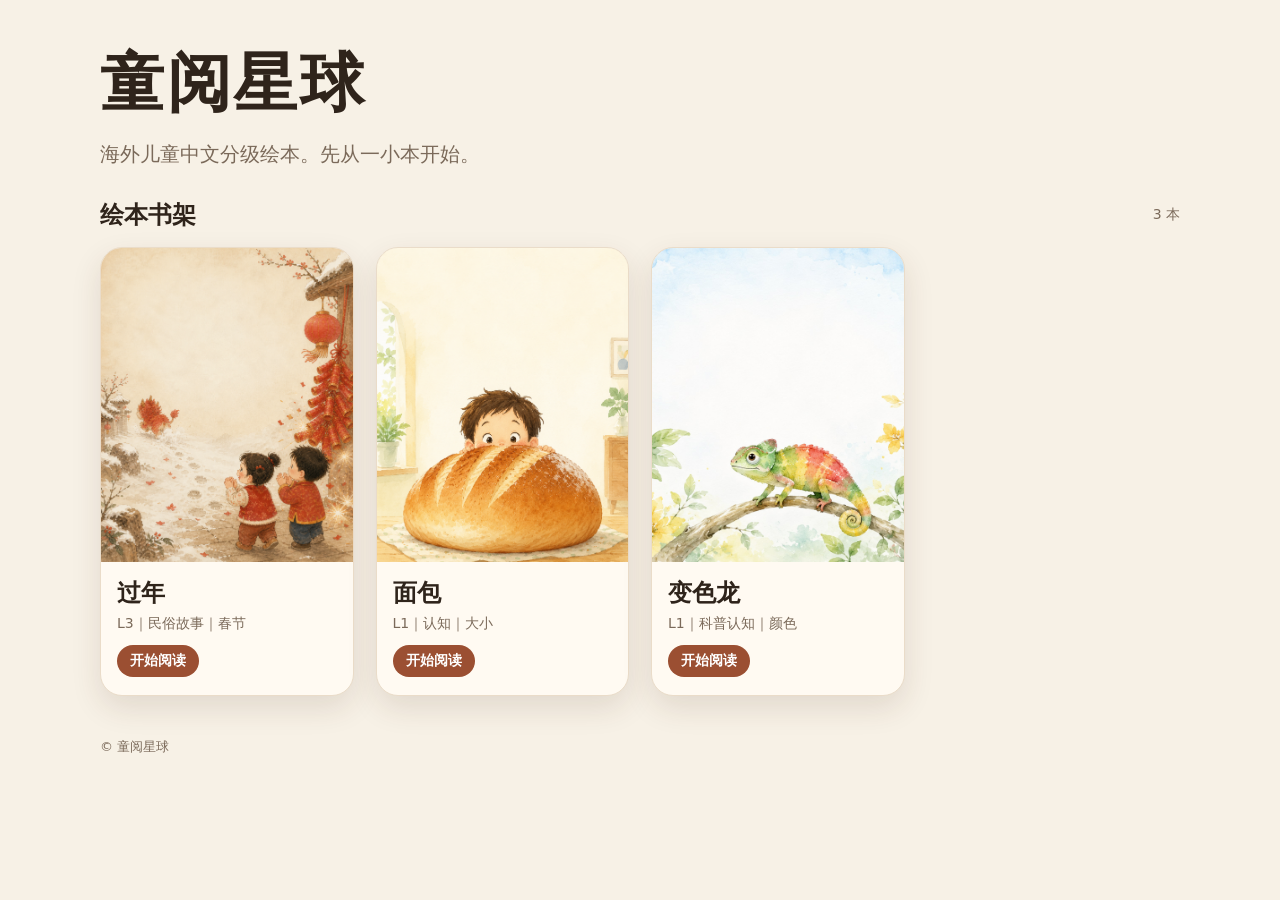
<file: index.html>
<!doctype html>
<html lang="zh-CN">
<head>
<meta charset="UTF-8" />
<meta name="viewport" content="width=device-width, initial-scale=1" />
<title>童阅星球｜中文分级绘本</title>
<style>
:root{
  --bg:#f7f1e6;
  --card:#fffaf2;
  --ink:#2f241b;
  --muted:#7b6a5a;
  --accent:#9b4f32;
  --line:#eadcc9;
}
*{box-sizing:border-box}
body{
  margin:0;
  background:var(--bg);
  color:var(--ink);
  font-family:system-ui,-apple-system,BlinkMacSystemFont,"Segoe UI","PingFang SC","Microsoft YaHei",sans-serif;
}
.page{
  max-width:1120px;
  margin:0 auto;
  padding:40px 20px 56px;
}
header{margin-bottom:28px}
h1{
  margin:0 0 10px;
  font-size:clamp(36px,6vw,64px);
  letter-spacing:.04em;
}
.intro{
  margin:0;
  color:var(--muted);
  font-size:clamp(16px,2.2vw,20px);
  line-height:1.7;
}
.topbar{
  display:flex;
  align-items:center;
  justify-content:space-between;
  gap:12px;
  margin:0 0 16px;
}
.section-title{
  margin:0;
  font-size:24px;
}
.status{
  color:var(--muted);
  font-size:14px;
}
.shelf{
  display:grid;
  grid-template-columns:repeat(auto-fill,minmax(220px,1fr));
  gap:22px;
}
.book{
  display:block;
  text-decoration:none;
  color:inherit;
  background:var(--card);
  border:1px solid var(--line);
  border-radius:22px;
  overflow:hidden;
  box-shadow:0 12px 30px rgba(70,45,25,.12);
  transition:transform .16s ease,box-shadow .16s ease;
}
.book:hover{
  transform:translateY(-3px);
  box-shadow:0 16px 36px rgba(70,45,25,.16);
}
.cover{
  width:100%;
  aspect-ratio:4/5;
  background:#eadcc9;
  overflow:hidden;
}
.cover img{
  width:100%;
  height:100%;
  object-fit:cover;
  display:block;
}
.book-info{padding:15px 16px 18px}
.book-title{
  margin:0 0 6px;
  font-size:24px;
  font-weight:850;
}
.book-meta{
  margin:0 0 12px;
  color:var(--muted);
  font-size:14px;
}
.button{
  display:inline-block;
  padding:7px 13px;
  border-radius:999px;
  background:var(--accent);
  color:white;
  font-size:14px;
  font-weight:800;
}
.empty{
  background:var(--card);
  border:1px dashed var(--line);
  border-radius:20px;
  padding:18px;
  color:var(--muted);
  line-height:1.7;
}
.empty code{
  background:#f1e6d8;
  color:var(--ink);
  padding:2px 5px;
  border-radius:6px;
}
footer{
  margin-top:42px;
  color:var(--muted);
  font-size:13px;
}
</style>
</head>
<body>
<div class="page">
  <header>
    <h1>童阅星球</h1>
    <p class="intro">海外儿童中文分级绘本。先从一小本开始。</p>
  </header>

  <main>
    <div class="topbar">
      <h2 class="section-title">绘本书架</h2>
      <div id="status" class="status">正在读取书架……</div>
    </div>

    <section id="shelf" class="shelf"></section>
  </main>

  <footer>© 童阅星球</footer>
</div>

<script>
const shelf = document.getElementById("shelf");
const statusEl = document.getElementById("status");

initLibrary();

async function initLibrary() {
  try {
    const res = await fetch("books/books.json", { cache: "no-store" });
    if (!res.ok) throw new Error("没有找到 books/books.json");
    const books = await res.json();

    if (!Array.isArray(books) || books.length === 0) {
      renderEmpty("books/books.json 已读取，但里面没有书。");
      return;
    }

    renderBooks(books);
  } catch (err) {
    renderEmpty(
      "书架没有读取到书本列表。请在 books/ 下面放一个 books.json。"
    );
  }
}

function renderBooks(books) {
  statusEl.textContent = `${books.length} 本`;
  shelf.innerHTML = books.map(book => {
    const title = escapeHtml(book.title || "未命名绘本");
    const level = escapeHtml(book.level || "");
    const type = escapeHtml(book.type || "");
    const theme = escapeHtml(book.theme || "");
    const cover = escapeAttr(book.cover || "");
    const url = escapeAttr(book.url || "#");

    const meta = [level, type, theme].filter(Boolean).join("｜");

    return `
      <a class="book" href="${url}">
        <div class="cover">
          <img src="${cover}" alt="《${title}》封面" loading="lazy">
        </div>
        <div class="book-info">
          <h3 class="book-title">${title}</h3>
          <p class="book-meta">${meta || "中文分级绘本"}</p>
          <span class="button">开始阅读</span>
        </div>
      </a>
    `;
  }).join("");
}

function renderEmpty(message) {
  statusEl.textContent = "未读取到书本";
  shelf.innerHTML = `
    <div class="empty">
      <b>${escapeHtml(message)}</b><br>
      需要新建文件：<code>books/books.json</code><br><br>
      示例：<br>
      <code>[
        {"title":"过年","level":"L3","type":"民俗故事","theme":"春节","cover":"books/guonian-l3/images/cover-bg.png","url":"books/guonian-l3/"},
        {"title":"面包","level":"L1","type":"认知识字","theme":"大小","cover":"books/mianbao-l1/images/cover-bg.png","url":"books/mianbao-l1/"}
      ]</code>
    </div>
  `;
}

function escapeHtml(value) {
  return String(value).replace(/[&<>'"]/g, ch => ({
    "&": "&amp;",
    "<": "&lt;",
    ">": "&gt;",
    "'": "&#39;",
    '"': "&quot;"
  }[ch]));
}

function escapeAttr(value) {
  return escapeHtml(value).replace(/`/g, "&#96;");
}
</script>
</body>
</html>
</file>
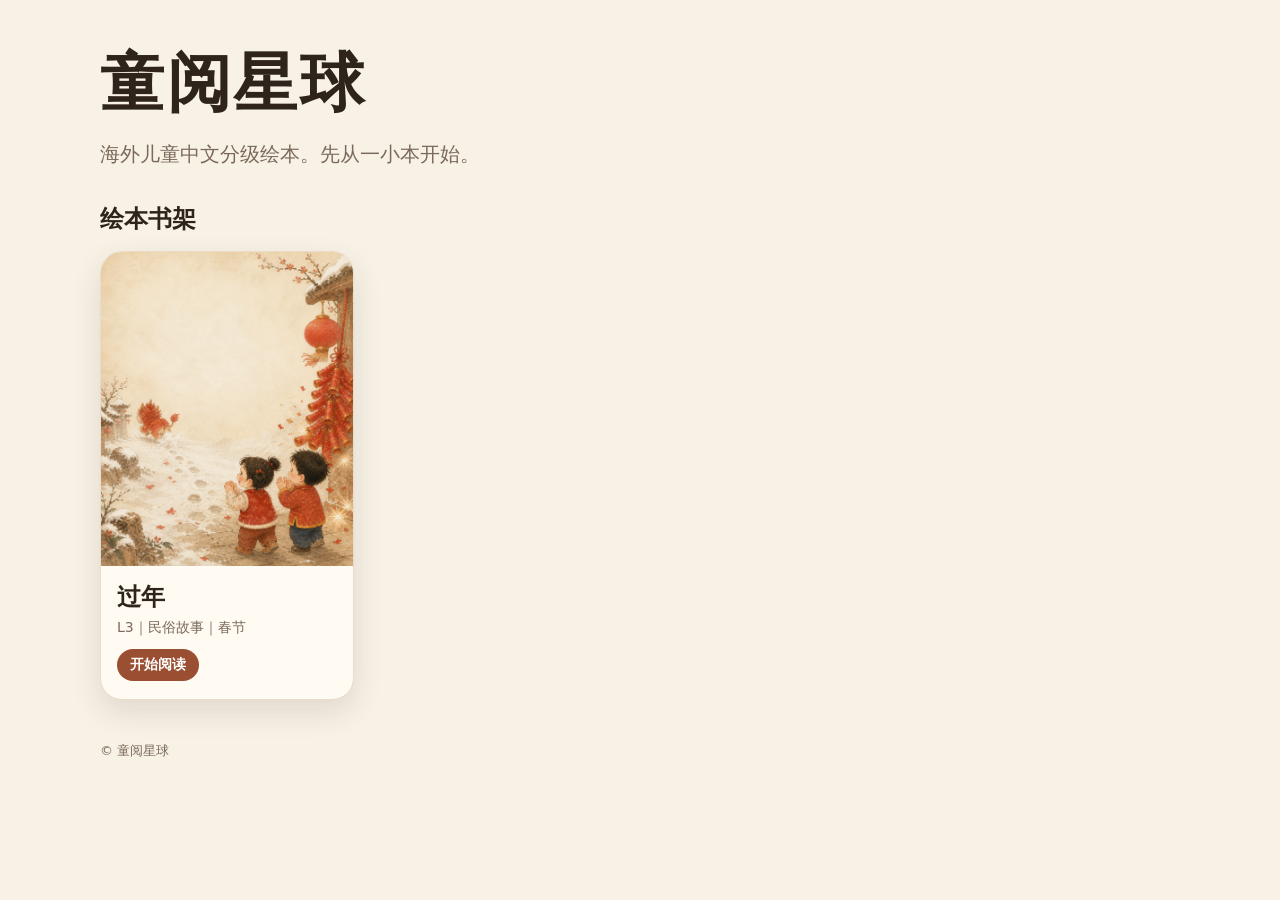
<file: tongyuexingqiu-site-root-files/index.html>
<!doctype html>
<html lang="zh-CN">
<head>
<meta charset="UTF-8" />
<meta name="viewport" content="width=device-width, initial-scale=1" />
<title>童阅星球｜中文分级绘本</title>
<style>
:root{--bg:#f7f1e6;--card:#fffaf2;--ink:#2f241b;--muted:#7b6a5a;--accent:#9b4f32;--line:#eadcc9}
*{box-sizing:border-box}
body{margin:0;background:var(--bg);color:var(--ink);font-family:system-ui,-apple-system,BlinkMacSystemFont,"Segoe UI","PingFang SC","Microsoft YaHei",sans-serif}
.page{max-width:1120px;margin:0 auto;padding:40px 20px 56px}
header{margin-bottom:32px}
h1{margin:0 0 10px;font-size:clamp(36px,6vw,64px);letter-spacing:.04em}
.intro{margin:0;color:var(--muted);font-size:clamp(16px,2.2vw,20px);line-height:1.7}
.section-title{margin:0 0 16px;font-size:24px}
.shelf{display:grid;grid-template-columns:repeat(auto-fill,minmax(220px,1fr));gap:22px}
.book{display:block;text-decoration:none;color:inherit;background:var(--card);border:1px solid var(--line);border-radius:22px;overflow:hidden;box-shadow:0 12px 30px rgba(70,45,25,.12)}
.book img{width:100%;aspect-ratio:4/5;object-fit:cover;display:block;background:#eadcc9}
.book-info{padding:15px 16px 18px}
.book-title{margin:0 0 6px;font-size:24px;font-weight:850}
.book-meta{margin:0 0 12px;color:var(--muted);font-size:14px}
.button{display:inline-block;padding:7px 13px;border-radius:999px;background:var(--accent);color:white;font-size:14px;font-weight:800}
footer{margin-top:42px;color:var(--muted);font-size:13px}
</style>
</head>
<body>
<div class="page">
<header><h1>童阅星球</h1><p class="intro">海外儿童中文分级绘本。先从一小本开始。</p></header>
<main>
<h2 class="section-title">绘本书架</h2>
<section class="shelf">
<a class="book" href="books/guonian-l3/">
<img src="books/guonian-l3/images/cover-bg.png" alt="《过年》封面">
<div class="book-info"><h3 class="book-title">过年</h3><p class="book-meta">L3｜民俗故事｜春节</p><span class="button">开始阅读</span></div>
</a>
</section>
</main>
<footer>© 童阅星球</footer>
</div>
</body>
</html>
</file>
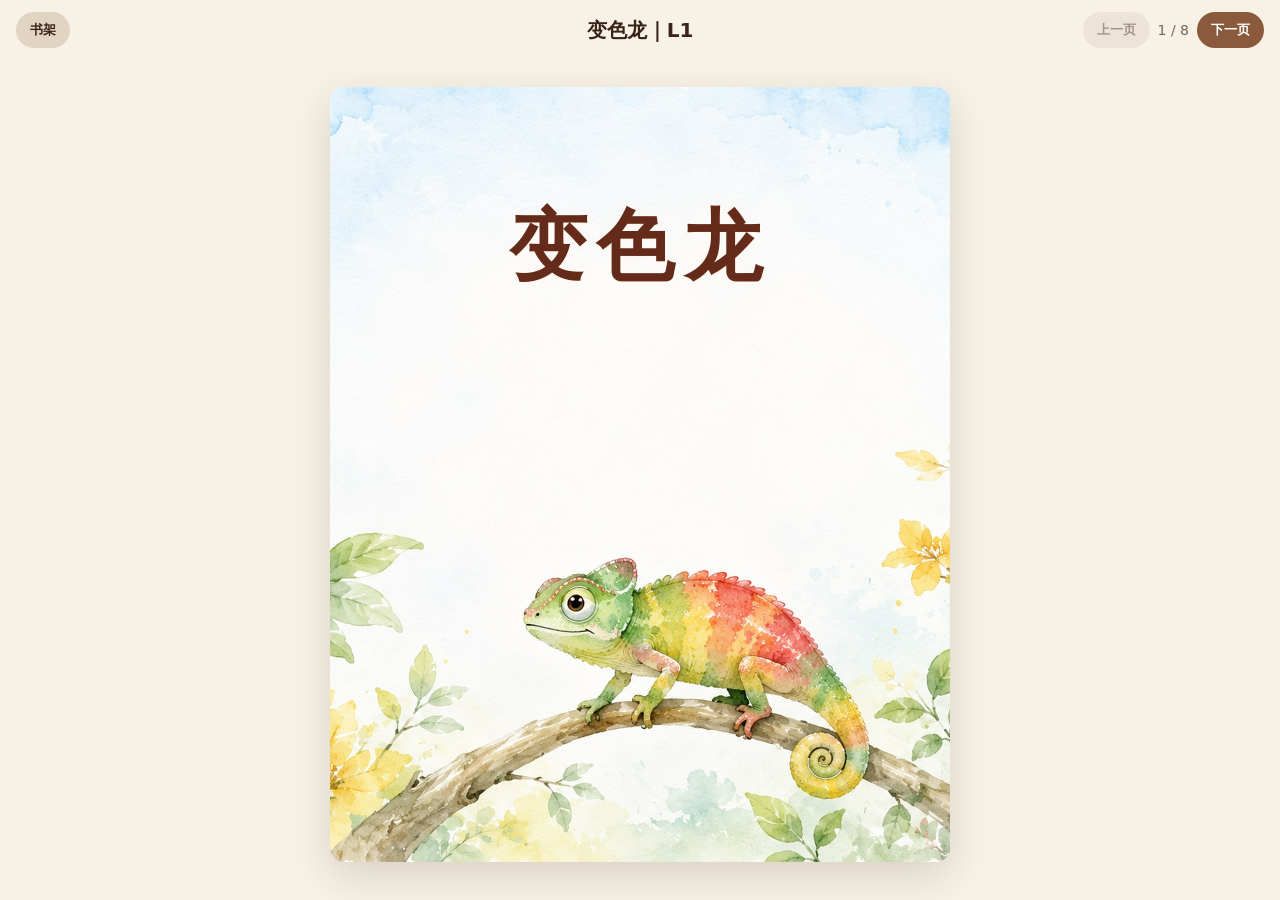
<file: books/bianselong-l1/index.html>
<!DOCTYPE html>
<html lang="zh-CN">
<head>
<meta charset="UTF-8" />
<meta name="viewport" content="width=device-width, initial-scale=1.0" />
<title>变色龙｜中文分级绘本</title>
<style>
:root {
  --bg:#f7f1e6; --ink:#3a2418; --muted:#7a6454; --paper:#fff9ef; --accent:#8b5a3c;
}
* { box-sizing:border-box; }
body { margin:0; background:var(--bg); color:var(--ink); font-family:system-ui,-apple-system,BlinkMacSystemFont,"Segoe UI","PingFang SC","Microsoft YaHei",sans-serif; }
.app { min-height:100vh; display:grid; grid-template-rows:auto 1fr; }
header { max-width:1280px; width:100%; margin:0 auto; padding:12px 16px; display:grid; grid-template-columns:1fr auto 1fr; align-items:center; gap:12px; }
.shelf-btn { justify-self:start; }
header h1 { margin:0; font-size:20px; justify-self:center; }
.toolbar { justify-self:end; display:flex; align-items:center; gap:8px; flex-wrap:wrap; }
button { border:0; border-radius:999px; padding:9px 14px; background:var(--accent); color:white; font-weight:700; cursor:pointer; }
button.secondary { background:#e2d4c3; color:var(--ink); }
button:disabled { opacity:.45; cursor:not-allowed; }
.stage { width:100%; display:flex; justify-content:center; align-items:center; padding:12px 16px 24px; }
.book-page { position:relative; background:var(--paper); overflow:hidden; border-radius:14px; box-shadow:0 14px 38px rgba(74,48,28,.16); }
.book-page.cover, .book-page.literacy { width:min(92vw,620px); aspect-ratio:4/5; }
.book-page.literacy { background:var(--paper); }
.book-page.spread { width:min(96vw,1180px); aspect-ratio:8/5; }
.page-bg { position:absolute; inset:0; width:100%; height:100%; object-fit:cover; }
.text-block {
  position:absolute; width:var(--w); left:var(--x); top:var(--y);
  color:var(--ink);
  font-family:"Source Han Serif SC","Noto Serif SC","STSong","Songti SC","SimSun",serif;
  font-size:clamp(19px,2.2vw,33px);
  line-height:1.7; letter-spacing:.01em;
  text-shadow:0 1px 0 rgba(255,255,255,.72), 0 0 8px rgba(255,247,232,.78);
  cursor:pointer; user-select:text; padding:.12em .2em; border-radius:10px;
}
.cover-title {
  font-family:"STKaiti","Kaiti SC","DFKai-SB","KaiTi","Source Han Serif SC","Noto Serif SC",serif !important;
  font-size:clamp(46px,7vw,78px) !important; font-weight:700; letter-spacing:.12em;
  text-align:center; color:#642a1a;
  text-shadow:0 1px 0 rgba(255,246,230,.78), 0 0 10px rgba(255,250,243,.9);
}
.text-block:hover,.text-block.active { background:rgba(255,245,205,.42); outline:2px solid rgba(139,90,60,.18); }
.literacy-title {
  position:absolute; left:0; top:10.5%; width:100%; text-align:center; color:#642a1a;
  font-family:"STKaiti","Kaiti SC","DFKai-SB","KaiTi","Source Han Serif SC","Noto Serif SC",serif;
  font-size:clamp(30px,5vw,56px); font-weight:700; letter-spacing:.1em;
}
.target-char { text-align:center; font-family:"Source Han Serif SC","Noto Serif SC","Songti SC","SimSun",serif; }
.target-char .pinyin { display:block; font-size:clamp(18px,2.6vw,30px); color:var(--muted); margin-bottom:.22em; font-family:"Segoe UI","PingFang SC","Microsoft YaHei",sans-serif; }
.target-char .hanzi { display:block; font-size:clamp(58px,9vw,80px); line-height:1.05; font-weight:800; }
.page-indicator { color:var(--muted); font-size:14px; }
@media (max-width:720px){
  header { grid-template-columns:1fr auto; grid-template-rows:auto auto; align-items:center; padding:10px 12px; gap:8px; }
  .shelf-btn { grid-column:1; grid-row:1; justify-self:start; }
  .toolbar { grid-column:2; grid-row:1; justify-self:end; }
  header h1 { grid-column:1/3; grid-row:2; justify-self:center; text-align:center; font-size:16px; }
  button { padding:8px 12px; }
  .stage { padding:8px 10px 16px; }
}
</style>
</head>
<body>
<div class="app">
  <header>
    <button class="secondary shelf-btn" id="homeBtn">书架</button>
    <h1 id="bookTitle"></h1>
    <div class="toolbar">
      <button id="prevBtn" class="secondary">上一页</button>
      <span id="pageIndicator" class="page-indicator"></span>
      <button id="nextBtn">下一页</button>
    </div>
  </header>
  <main class="stage"><section id="bookPage" class="book-page"></section></main>
</div>
<script>
const BOOK = {
  id: 'bianselong-l1',
  title: '变色龙',
  level: 'L1',
  pages: [
    {id:'cover', type:'cover', background:'images/cover-bg.jpg', textBlocks:[{text:'变色龙', x:18, y:11, w:64, className:'cover-title'}]},
    {id:'spread-01', type:'spread', background:'images/spread-01-bg.jpg', textBlocks:[{text:'绿色的小变色龙', x:60, y:20, w:32}]},
    {id:'spread-02', type:'spread', background:'images/spread-02-bg.jpg', textBlocks:[{text:'红色的小变色龙', x:9, y:20, w:34}]},
    {id:'spread-03', type:'spread', background:'images/spread-03-bg.jpg', textBlocks:[{text:'黄色的小变色龙', x:9, y:20, w:34}]},
    {id:'spread-04', type:'spread', background:'images/spread-04-bg.jpg', textBlocks:[{text:'小鸟来了。', x:9, y:35, w:30}]},
    {id:'spread-05', type:'spread', background:'images/spread-05-bg.jpg', textBlocks:[{text:'小鸟一只小变色龙都找不到！', x:30, y:48, w:58}]},
    {id:'spread-06', type:'spread', background:'images/spread-06-bg.jpg', textBlocks:[{text:'会变色的小变色龙', x:9, y:17, w:38}]},
    {id:'literacy-target', type:'literacy', background:'', title:'本集识字目标', textBlocks:[
      {char:'变', pinyin:'biàn', x:22, y:30, w:18, className:'target-char'},
      {char:'色', pinyin:'sè', x:42, y:30, w:18, className:'target-char'},
      {char:'龙', pinyin:'lóng', x:62, y:30, w:18, className:'target-char'},
      {char:'红', pinyin:'hóng', x:22, y:56, w:18, className:'target-char'},
      {char:'黄', pinyin:'huáng', x:42, y:56, w:18, className:'target-char'},
      {char:'绿', pinyin:'lǜ', x:62, y:56, w:18, className:'target-char'}
    ]}
  ]
};
let currentIndex = 0;
let currentAudio = null;
const bookTitle = document.getElementById('bookTitle');
const pageEl = document.getElementById('bookPage');
const indicator = document.getElementById('pageIndicator');
const prevBtn = document.getElementById('prevBtn');
const nextBtn = document.getElementById('nextBtn');
const homeBtn = document.getElementById('homeBtn');
bookTitle.textContent = `${BOOK.title}｜L1`;
homeBtn.addEventListener('click',()=>{window.location.href='../../index.html';});
prevBtn.addEventListener('click', () => { if (currentIndex > 0) { currentIndex--; renderPage(); } });
nextBtn.addEventListener('click', () => { if (currentIndex < BOOK.pages.length - 1) { currentIndex++; renderPage(); } });
document.addEventListener('keydown', (event) => { if (event.key === 'ArrowLeft') prevBtn.click(); if (event.key === 'ArrowRight') nextBtn.click(); });
function renderPage() {
  const page = BOOK.pages[currentIndex];
  pageEl.className = `book-page ${page.type === 'cover' ? 'cover' : page.type === 'spread' ? 'spread' : 'literacy'}`;
  indicator.textContent = `${currentIndex + 1} / ${BOOK.pages.length}`;
  prevBtn.disabled = currentIndex === 0;
  nextBtn.disabled = currentIndex === BOOK.pages.length - 1;
  nextBtn.textContent = currentIndex === BOOK.pages.length - 2 ? '最后页' : '下一页';
  const bg = page.type === "literacy" ? "" : `<img class="page-bg" src="${page.background}" alt="" />`;
  let blocks = '';
  if (page.type === 'literacy') blocks += `<div class="literacy-title">${page.title || '本集识字目标'}</div>`;
  blocks += page.textBlocks.map(block => renderTextBlock(block, page)).join('');
  pageEl.innerHTML = bg + blocks;
  pageEl.querySelectorAll('[data-audio-text]').forEach(el => el.addEventListener('click', () => handleRead(el)));
}
function renderTextBlock(block, page) {
  const style = `--x:${block.x}%; --y:${block.y}%; --w:${block.w}%;`;
  if (page.type === 'literacy') {
    return `<div class="text-block target-char" style="${style}" data-audio-text="${block.char}"><span class="pinyin">${block.pinyin}</span><span class="hanzi">${block.char}</span></div>`;
  }
  const text = escapeHtml(block.text);
  return `<div class="text-block ${block.className || ''}" style="${style}" data-audio-text="${text}">${text}</div>`;
}
function handleRead(el) {
  document.querySelectorAll('.text-block.active').forEach(x => x.classList.remove('active'));
  el.classList.add('active');
  const text = el.dataset.audioText;
  if (window.speechSynthesis) {
    window.speechSynthesis.cancel();
    const u = new SpeechSynthesisUtterance(text);
    u.lang = 'zh-CN';
    u.rate = 0.82;
    speechSynthesis.speak(u);
  }
}
function escapeHtml(value) {
  return String(value).replace(/[&<>'"]/g, ch => ({
    '&':'&amp;',
    '<':'&lt;',
    '>':'&gt;',
    "'":'&#39;',
    '"':'&quot;'
  }[ch]));
}
renderPage();
</script>
</body>
</html>
</file>
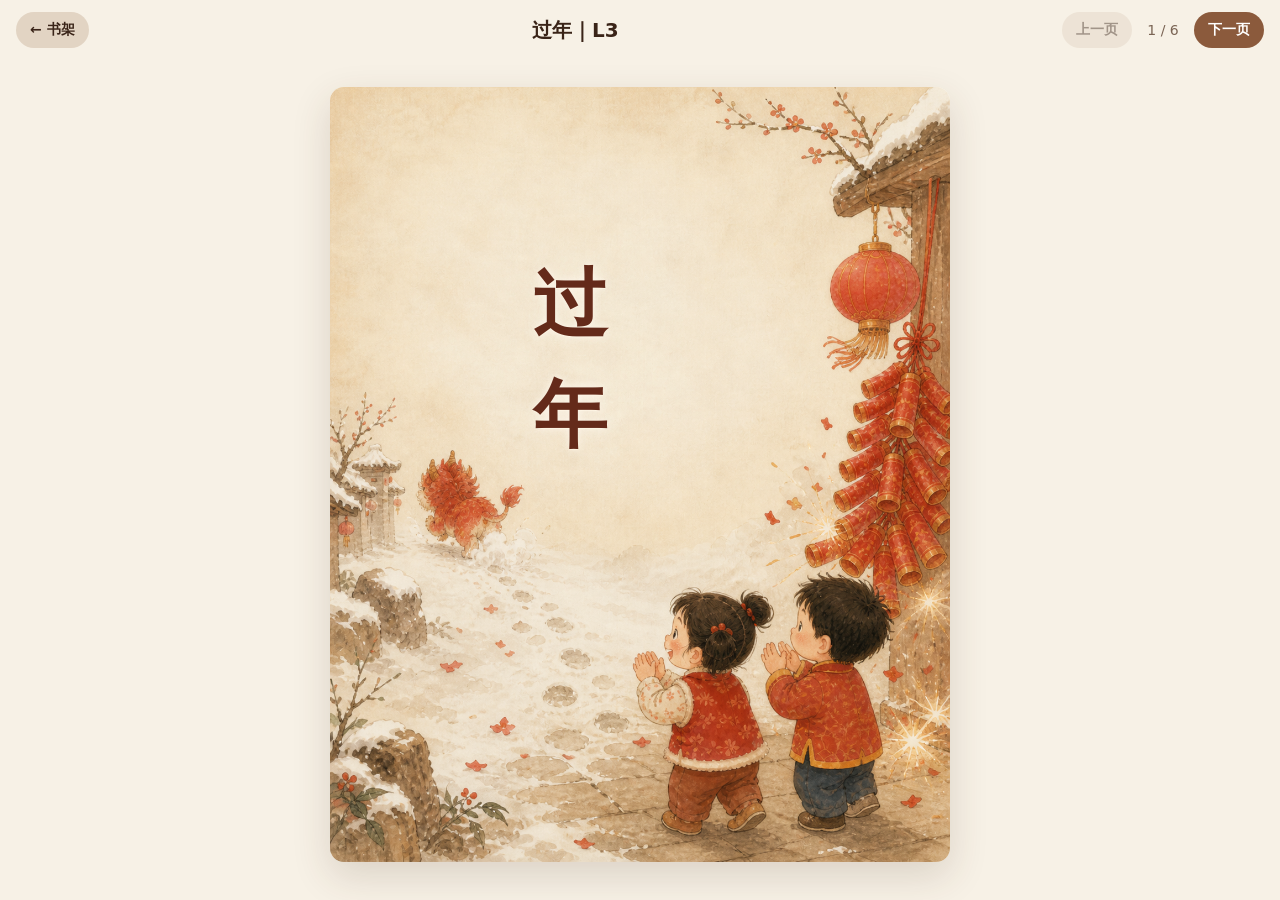
<file: books/guonian-l3/index.html>
<!doctype html>
<html lang="zh-CN">
<head>
<meta charset="UTF-8" />
<meta name="viewport" content="width=device-width, initial-scale=1" />
<title>中文分级绘本</title>
<style>
:root{--bg:#f7f1e6;--ink:#3a2418;--muted:#7a6454;--paper:#fff9ef;--accent:#8b5a3c}
*{box-sizing:border-box}
body{margin:0;background:var(--bg);color:var(--ink);font-family:system-ui,-apple-system,BlinkMacSystemFont,"Segoe UI","PingFang SC","Microsoft YaHei",sans-serif}
.app{min-height:100vh;display:grid;grid-template-rows:auto 1fr}
header{max-width:1280px;width:100%;margin:0 auto;padding:12px 16px;display:grid;grid-template-columns:auto 1fr auto;align-items:center;gap:10px}
header h1{margin:0;font-size:20px;text-align:center}
.nav-left,.toolbar{display:flex;align-items:center;gap:8px;flex-wrap:wrap}
.nav-left{justify-content:flex-start}.toolbar{justify-content:flex-end}
a.nav-button,button{border:0;border-radius:999px;padding:9px 14px;background:var(--accent);color:white;font-weight:700;cursor:pointer;text-decoration:none;font-size:14px}
a.nav-button.secondary,button.secondary{background:#e2d4c3;color:var(--ink)}
button:disabled{opacity:.45;cursor:not-allowed}
.stage{width:100%;display:flex;justify-content:center;align-items:center;padding:12px 16px 24px}
.book-page{position:relative;container-type:inline-size;background:var(--paper);overflow:hidden;border-radius:14px;box-shadow:0 14px 38px rgba(74,48,28,.16)}
.book-page.cover,.book-page.literacy{width:min(92vw,620px);aspect-ratio:4/5}
.book-page.spread{width:min(96vw,1180px);aspect-ratio:8/5}
.page-bg{position:absolute;inset:0;width:100%;height:100%;object-fit:cover}
.text-block{position:absolute;width:var(--w);left:var(--x);top:var(--y);color:var(--ink);font-family:"Source Han Serif SC","Noto Serif SC","STSong","Songti SC","SimSun",serif;font-size:clamp(10px,2.55cqw,32px);line-height:1.48;letter-spacing:.01em;text-shadow:0 1px 0 rgba(255,255,255,.72),0 0 8px rgba(255,247,232,.78);cursor:pointer;user-select:text;padding:.1em .18em;border-radius:10px}
.cover-title{font-family:"STKaiti","Kaiti SC","DFKai-SB","KaiTi","Source Han Serif SC","Noto Serif SC",serif!important;font-size:clamp(42px,12cqw,116px)!important;font-weight:700;letter-spacing:.22em;text-align:center;color:#642a1a;text-shadow:0 1px 0 rgba(255,246,230,.78),0 0 10px rgba(255,250,243,.9)}
.story-text{font-size:clamp(10px,2.55cqw,32px)}
.size-large{font-size:clamp(48px,14cqw,150px);font-weight:800}
.size-medium{font-size:clamp(36px,10cqw,110px);font-weight:800}
.size-small{font-size:clamp(28px,7.2cqw,82px);font-weight:800}
.text-block:hover,.text-block.active{background:rgba(255,245,205,.42);outline:2px solid rgba(139,90,60,.18)}
.literacy-title{position:absolute;left:0;top:10.5%;width:100%;text-align:center;color:#642a1a;font-family:"STKaiti","Kaiti SC","DFKai-SB","KaiTi","Source Han Serif SC","Noto Serif SC",serif;font-size:clamp(22px,6cqw,56px);font-weight:700;letter-spacing:.1em}
.target-char{text-align:center;font-family:"Source Han Serif SC","Noto Serif SC","Songti SC","SimSun",serif}
.target-char .pinyin{display:block;font-size:clamp(12px,3.6cqw,30px);color:var(--muted);margin-bottom:.22em;font-family:"Segoe UI","PingFang SC","Microsoft YaHei",sans-serif}
.target-char .hanzi{display:block;font-size:clamp(36px,11cqw,98px);line-height:1.05;font-weight:800}
.page-indicator{color:var(--muted);font-size:14px;min-width:46px;text-align:center}
.loading,.error{padding:24px;color:var(--muted)}
.hidden{display:none!important}
@media (max-width:760px){
  header{
    grid-template-columns:1fr auto;
    grid-template-areas:
      "left toolbar"
      "title title";
    align-items:center;
    gap:8px;
    padding:10px 12px;
  }

  .nav-left{
    grid-area:left;
    justify-content:flex-start;
  }

  .toolbar{
    grid-area:toolbar;
    justify-content:flex-end;
  }

  header h1{
    grid-area:title;
    font-size:16px;
    text-align:center;
    width:100%;
    margin-top:2px;
  }

  a.nav-button,
  button{
    padding:7px 10px;
    font-size:13px;
  }

  .page-indicator{
    font-size:13px;
    min-width:38px;
  }
}
</style>
</head>
<body>
<div class="app">
<header>
  <div class="nav-left">
    <a id="homeLink" class="nav-button secondary" href="../../">← 书架</a>
    <a id="prevBookLink" class="nav-button secondary hidden" href="#">上一本</a>
  </div>
  <h1 id="bookTitle">中文分级绘本</h1>
  <div class="toolbar">
    <button id="prevPageBtn" class="secondary">上一页</button>
    <span id="pageIndicator" class="page-indicator"></span>
    <button id="nextPageBtn">下一页</button>
    <a id="nextBookLink" class="nav-button hidden" href="#">下一本</a>
  </div>
</header>
<main class="stage"><section id="bookPage" class="book-page"><div class="loading">正在加载绘本……</div></section></main>
</div>

<script>
let BOOK=null, LIBRARY=[], currentIndex=0, currentAudio=null;
const bookTitle=document.getElementById("bookTitle");
const pageEl=document.getElementById("bookPage");
const indicator=document.getElementById("pageIndicator");
const prevPageBtn=document.getElementById("prevPageBtn");
const nextPageBtn=document.getElementById("nextPageBtn");
const prevBookLink=document.getElementById("prevBookLink");
const nextBookLink=document.getElementById("nextBookLink");

init();

async function init(){
  try{
    const [bookRes, libraryRes]=await Promise.allSettled([
      fetch("data/pages.json",{cache:"no-store"}),
      fetch("../books.json",{cache:"no-store"})
    ]);
    if(bookRes.status!=="fulfilled" || !bookRes.value.ok) throw new Error("无法读取 data/pages.json");
    BOOK=await bookRes.value.json();

    if(libraryRes.status==="fulfilled" && libraryRes.value.ok){
      LIBRARY=await libraryRes.value.json();
      if(!Array.isArray(LIBRARY)) LIBRARY=[];
    }

    document.title=`${BOOK.title}｜中文分级绘本`;
    bookTitle.textContent=`${BOOK.title}｜${BOOK.level}`;
    renderPage();
  }catch(err){
    pageEl.className="book-page spread";
    pageEl.innerHTML=`<div class="error">绘本加载失败：${escapeHtml(err.message)}<br>请确认 data/pages.json 和 ../books.json 已上传。</div>`;
  }
}

prevPageBtn.onclick=()=>{if(BOOK && currentIndex>0){currentIndex--;renderPage()}};
nextPageBtn.onclick=()=>{if(BOOK && currentIndex<BOOK.pages.length-1){currentIndex++;renderPage()}};
document.addEventListener("keydown",e=>{
  if(e.key==="ArrowLeft") prevPageBtn.click();
  if(e.key==="ArrowRight" && !nextPageBtn.disabled) nextPageBtn.click();
});

function renderPage(){
  const page=BOOK.pages[currentIndex];
  const isFirst=currentIndex===0;
  const isLast=currentIndex===BOOK.pages.length-1;

  pageEl.className=`book-page ${page.type==="cover"?"cover":page.type==="spread"?"spread":"literacy"}`;
  indicator.textContent=`${currentIndex+1} / ${BOOK.pages.length}`;

  prevPageBtn.disabled=isFirst;
  nextPageBtn.disabled=isLast;
  nextPageBtn.textContent=isLast ? "最后页" : "下一页";

  updateBookNav(isFirst,isLast);

  let html=`<img class="page-bg" src="${page.background}" alt="">`;
  if(page.type==="literacy") html+=`<div class="literacy-title">${escapeHtml(page.title||"本集识字目标")}</div>`;
  html+=page.textBlocks.map(block=>renderBlock(block,page)).join("");
  pageEl.innerHTML=html;
  pageEl.querySelectorAll("[data-audio-text]").forEach(el=>el.onclick=()=>readText(el));
}

function updateBookNav(isFirst,isLast){
  const currentFolder=getCurrentBookFolder();
  const currentBookIndex=LIBRARY.findIndex(book=>{
    const urlFolder=getBookFolderFromUrl(book.url);
    return book.id===BOOK.id || urlFolder===BOOK.id || urlFolder===currentFolder;
  });

  const prevBook=currentBookIndex>0 ? LIBRARY[currentBookIndex-1] : null;
  const nextBook=currentBookIndex>=0 && currentBookIndex<LIBRARY.length-1 ? LIBRARY[currentBookIndex+1] : null;

  if(isFirst && prevBook){
    prevBookLink.href=toRelativeBookUrl(prevBook.url);
    prevBookLink.textContent=`上一本：${prevBook.title||""}`;
    prevBookLink.classList.remove("hidden");
  }else{
    prevBookLink.classList.add("hidden");
  }

  if(isLast && nextBook){
    nextBookLink.href=toRelativeBookUrl(nextBook.url);
    nextBookLink.textContent=`下一本：${nextBook.title||""}`;
    nextBookLink.classList.remove("hidden");
  }else{
    nextBookLink.classList.add("hidden");
  }
}

function getCurrentBookFolder(){
  const parts=location.pathname.split("/").filter(Boolean);
  const last=parts[parts.length-1] || "";
  if(last==="index.html") return parts[parts.length-2] || "";
  return last;
}

function getBookFolderFromUrl(url){
  const cleaned=normaliseUrl(url);
  const parts=cleaned.split("/").filter(Boolean);
  return parts[parts.length-1] || "";
}

function toRelativeBookUrl(url){
  const folder=getBookFolderFromUrl(url);
  return folder ? `../${folder}/` : "#";
}

function renderBlock(block,page){
  const style=`--x:${block.x}%;--y:${block.y}%;--w:${block.w}%;`;
  if(page.type==="literacy"){
    return `<div class="text-block target-char" style="${style}" data-audio="${escapeAttr(block.audio||"")}" data-audio-text="${escapeAttr(block.char||block.text||"")}"><span class="pinyin">${escapeHtml(block.pinyin||"")}</span><span class="hanzi">${escapeHtml(block.char||block.text||"")}</span></div>`;
  }
  return `<div class="text-block ${escapeAttr(block.className||"")}" style="${style}" data-audio="${escapeAttr(block.audio||"")}" data-audio-text="${escapeAttr(block.text||"")}">${escapeHtml(block.text||"")}</div>`;
}

function readText(el){
  document.querySelectorAll(".text-block.active").forEach(x=>x.classList.remove("active"));
  el.classList.add("active");
  const src=el.dataset.audio, text=el.dataset.audioText;
  if(currentAudio){currentAudio.pause();currentAudio=null}
  if(window.speechSynthesis) speechSynthesis.cancel();
  if(src){currentAudio=new Audio(src);currentAudio.play();return}
  if(window.speechSynthesis && text){
    const u=new SpeechSynthesisUtterance(text);
    u.lang="zh-CN"; u.rate=.82; speechSynthesis.speak(u);
  }
}

function normaliseUrl(url){return String(url||"").replace(/^\.\//,"").replace(/^\/+/, "").replace(/\/index\.html$/, "/").replace(/\/$/, "");}
function escapeHtml(value){return String(value).replace(/[&<>'"]/g,ch=>({"&":"&amp;","<":"&lt;",">":"&gt;","'":"&#39;",'"':"&quot;"}[ch]));}
function escapeAttr(value){return escapeHtml(value).replace(/`/g,"&#96;");}
</script>
</body>
</html>
</file>
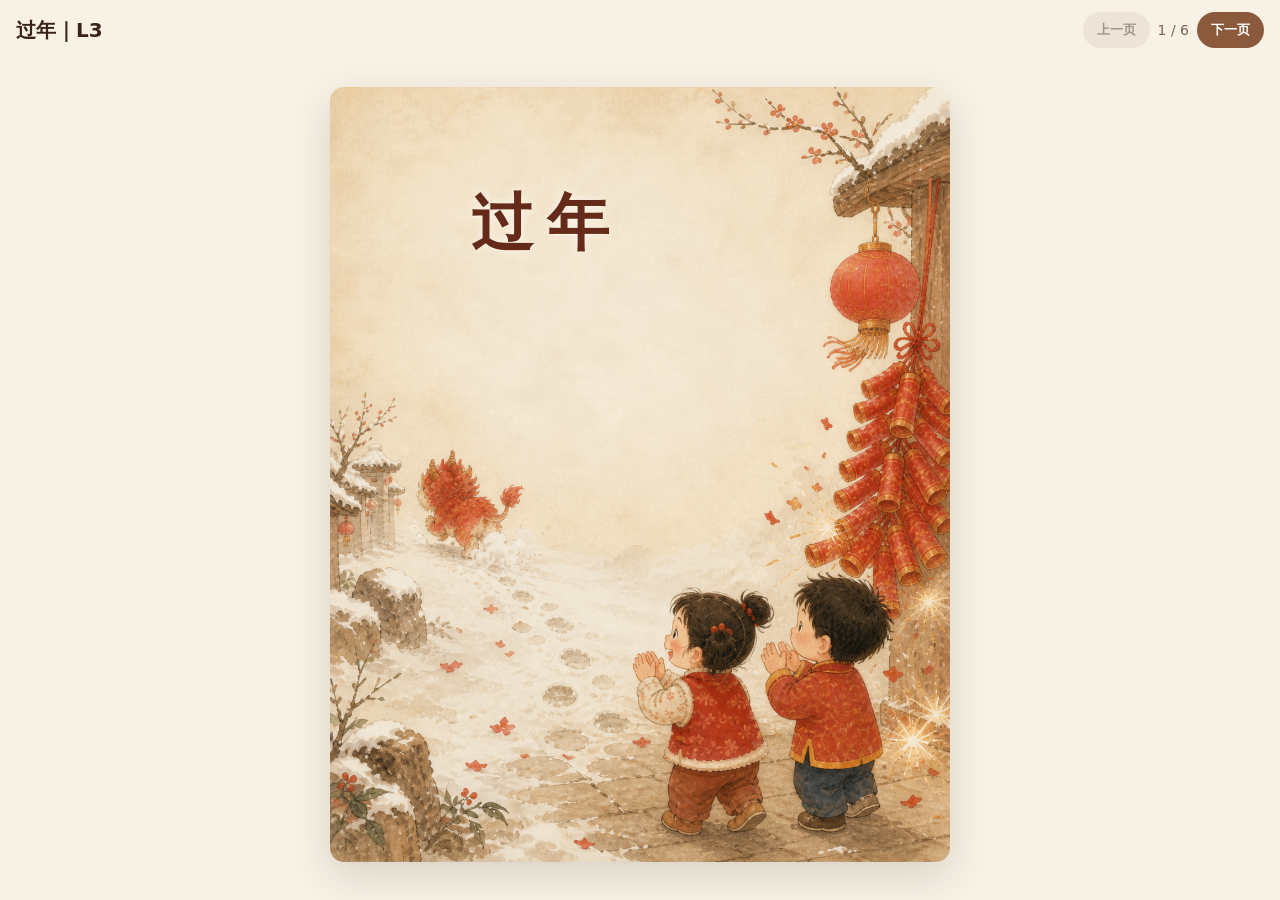
<file: tongyuexingqiu-site-root-files/books/guonian-l3/index.html>
<!doctype html>
<html lang="zh-CN">
<head>
<meta charset="UTF-8" />
<meta name="viewport" content="width=device-width, initial-scale=1" />
<title>过年｜中文分级绘本</title>
<style>
:root{--bg:#f7f1e6;--ink:#3a2418;--muted:#7a6454;--paper:#fff9ef;--accent:#8b5a3c}
*{box-sizing:border-box}
body{margin:0;background:var(--bg);color:var(--ink);font-family:system-ui,-apple-system,BlinkMacSystemFont,"Segoe UI","PingFang SC","Microsoft YaHei",sans-serif}
.app{min-height:100vh;display:grid;grid-template-rows:auto 1fr}
header{max-width:1280px;width:100%;margin:0 auto;padding:12px 16px;display:flex;align-items:center;justify-content:space-between;gap:12px}
header h1{margin:0;font-size:20px}
.toolbar{display:flex;align-items:center;gap:8px;flex-wrap:wrap}
button{border:0;border-radius:999px;padding:9px 14px;background:var(--accent);color:white;font-weight:700;cursor:pointer}
button.secondary{background:#e2d4c3;color:var(--ink)}
button:disabled{opacity:.45;cursor:not-allowed}
.stage{width:100%;display:flex;justify-content:center;align-items:center;padding:12px 16px 24px}
.book-page{position:relative;container-type:inline-size;background:var(--paper);overflow:hidden;border-radius:14px;box-shadow:0 14px 38px rgba(74,48,28,.16)}
.book-page.cover,.book-page.literacy{width:min(92vw,620px);aspect-ratio:4/5}
.book-page.spread{width:min(96vw,1180px);aspect-ratio:8/5}
.page-bg{position:absolute;inset:0;width:100%;height:100%;object-fit:cover}
.text-block{position:absolute;width:var(--w);left:var(--x);top:var(--y);color:var(--ink);font-family:"Source Han Serif SC","Noto Serif SC","STSong","Songti SC","SimSun",serif;font-size:clamp(10px,2.55cqw,32px);line-height:1.48;letter-spacing:.01em;text-shadow:0 1px 0 rgba(255,255,255,.72),0 0 8px rgba(255,247,232,.78);cursor:pointer;user-select:text;padding:.1em .18em;border-radius:10px}
.cover-title{font-family:"STKaiti","Kaiti SC","DFKai-SB","KaiTi","Source Han Serif SC","Noto Serif SC",serif!important;font-size:clamp(34px,10cqw,96px)!important;font-weight:700;letter-spacing:.22em;text-align:center;color:#642a1a;text-shadow:0 1px 0 rgba(255,246,230,.78),0 0 10px rgba(255,250,243,.9)}
.text-block:hover,.text-block.active{background:rgba(255,245,205,.42);outline:2px solid rgba(139,90,60,.18)}
.literacy-title{position:absolute;left:0;top:10.5%;width:100%;text-align:center;color:#642a1a;font-family:"STKaiti","Kaiti SC","DFKai-SB","KaiTi","Source Han Serif SC","Noto Serif SC",serif;font-size:clamp(22px,6cqw,56px);font-weight:700;letter-spacing:.1em}
.target-char{text-align:center;font-family:"Source Han Serif SC","Noto Serif SC","Songti SC","SimSun",serif}
.target-char .pinyin{display:block;font-size:clamp(12px,3.6cqw,30px);color:var(--muted);margin-bottom:.22em;font-family:"Segoe UI","PingFang SC","Microsoft YaHei",sans-serif}
.target-char .hanzi{display:block;font-size:clamp(36px,11cqw,98px);line-height:1.05;font-weight:800}
.page-indicator{color:var(--muted);font-size:14px}
@media (max-width:700px) and (orientation:portrait){
  header h1{font-size:16px}
  button{padding:8px 12px;font-size:13px}
}
</style>
</head>
<body>
<div class="app">
<header><h1 id="bookTitle"></h1><div class="toolbar"><button id="prevBtn" class="secondary">上一页</button><span id="pageIndicator" class="page-indicator"></span><button id="nextBtn">下一页</button></div></header>
<main class="stage"><section id="bookPage" class="book-page"></section></main>
</div>
<script>
const BOOK={"id": "guonian-l3", "title": "过年", "level": "L3", "type": "folk_story", "version": "1.0", "pages": [{"id": "cover", "type": "cover", "ratio": "4:5", "background": "images/cover-bg.png", "textBlocks": [{"id": "title", "text": "过年", "x": 20, "y": 11, "w": 30, "className": "cover-title", "audio": ""}]}, {"id": "spread-01", "type": "spread", "ratio": "8:5", "background": "images/spread-01-bg.png", "textBlocks": [{"id": "s1", "text": "山那边，有一种怪兽叫“年”。", "x": 57, "y": 21, "w": 35, "className": "story-text", "audio": ""}, {"id": "s2", "text": "冬天快结束的时候，年就醒了。", "x": 57, "y": 34, "w": 35, "className": "story-text", "audio": ""}]}, {"id": "spread-02", "type": "spread", "ratio": "8:5", "background": "images/spread-02-bg.png", "textBlocks": [{"id": "s1", "text": "年下山了。", "x": 61, "y": 18, "w": 31, "className": "story-text", "audio": ""}, {"id": "s2", "text": "村子里的人都关上门。", "x": 61, "y": 30, "w": 31, "className": "story-text", "audio": ""}, {"id": "s3", "text": "安安和宁宁躲在奶奶身后，偷偷往外看。", "x": 61, "y": 42, "w": 31, "className": "story-text", "audio": ""}]}, {"id": "spread-03", "type": "spread", "ratio": "8:5", "background": "images/spread-03-bg.png", "textBlocks": [{"id": "s1", "text": "奶奶说：“年怕红色，也怕响。”", "x": 56, "y": 18, "w": 36, "className": "story-text", "audio": ""}, {"id": "s2", "text": "爸爸点响了鞭炮，噼里啪啦！", "x": 56, "y": 31, "w": 36, "className": "story-text", "audio": ""}, {"id": "s3", "text": "年吓了一大跳，转身就跑。", "x": 56, "y": 44, "w": 36, "className": "story-text", "audio": ""}]}, {"id": "spread-04", "type": "spread", "ratio": "8:5", "background": "images/spread-04-bg.png", "textBlocks": [{"id": "s1", "text": "天亮了，雪地上有一串大脚印。", "x": 7, "y": 13, "w": 34, "className": "story-text", "audio": ""}, {"id": "s2", "text": "大家一起吃饭，屋里暖暖的。", "x": 7, "y": 27, "w": 34, "className": "story-text", "audio": ""}, {"id": "s3", "text": "从那以后，这一天就叫“过年”。", "x": 7, "y": 41, "w": 34, "className": "story-text", "audio": ""}]}, {"id": "literacy-target", "type": "literacy", "ratio": "4:5", "background": "images/literacy-bg.png", "title": "本集识字目标", "textBlocks": [{"id": "char-year", "char": "年", "pinyin": "nián", "text": "年", "x": 22, "y": 28, "w": 20, "className": "target-char", "audio": ""}, {"id": "char-red", "char": "红", "pinyin": "hóng", "text": "红", "x": 58, "y": 28, "w": 20, "className": "target-char", "audio": ""}, {"id": "char-mountain", "char": "山", "pinyin": "shān", "text": "山", "x": 22, "y": 48, "w": 20, "className": "target-char", "audio": ""}, {"id": "char-nai", "char": "奶", "pinyin": "nǎi", "text": "奶", "x": 58, "y": 48, "w": 20, "className": "target-char", "audio": ""}, {"id": "char-lamp", "char": "灯", "pinyin": "dēng", "text": "灯", "x": 40, "y": 68, "w": 20, "className": "target-char", "audio": ""}]}], "literacyTargets": [{"char": "年", "pinyin": "nián", "audio": ""}, {"char": "红", "pinyin": "hóng", "audio": ""}, {"char": "山", "pinyin": "shān", "audio": ""}, {"char": "奶", "pinyin": "nǎi", "audio": ""}, {"char": "灯", "pinyin": "dēng", "audio": ""}]};
let currentIndex=0,currentAudio=null;
const bookTitle=document.getElementById("bookTitle"),pageEl=document.getElementById("bookPage"),indicator=document.getElementById("pageIndicator"),prevBtn=document.getElementById("prevBtn"),nextBtn=document.getElementById("nextBtn");
bookTitle.textContent=`${BOOK.title}｜${BOOK.level}`;
prevBtn.onclick=()=>{if(currentIndex>0){currentIndex--;renderPage()}};
nextBtn.onclick=()=>{if(currentIndex<BOOK.pages.length-1){currentIndex++;renderPage()}};
document.addEventListener("keydown",e=>{if(e.key==="ArrowLeft")prevBtn.click();if(e.key==="ArrowRight")nextBtn.click()});
function renderPage(){
 const page=BOOK.pages[currentIndex];
 pageEl.className=`book-page ${page.type==="cover"?"cover":page.type==="spread"?"spread":"literacy"}`;
 indicator.textContent=`${currentIndex+1} / ${BOOK.pages.length}`;
 prevBtn.disabled=currentIndex===0;nextBtn.disabled=currentIndex===BOOK.pages.length-1;
 let html=`<img class="page-bg" src="${page.background}" alt="">`;
 if(page.type==="literacy")html+=`<div class="literacy-title">${page.title||"本集识字目标"}</div>`;
 html+=page.textBlocks.map(b=>renderBlock(b,page)).join("");
 pageEl.innerHTML=html;
 pageEl.querySelectorAll("[data-audio-text]").forEach(el=>el.onclick=()=>readText(el));
}
function renderBlock(b,page){
 const style=`--x:${b.x}%;--y:${b.y}%;--w:${b.w}%;`;
 if(page.type==="literacy")return `<div class="text-block target-char" style="${style}" data-audio="${b.audio||""}" data-audio-text="${b.char}"><span class="pinyin">${b.pinyin}</span><span class="hanzi">${b.char}</span></div>`;
 return `<div class="text-block ${b.className||""}" style="${style}" data-audio="${b.audio||""}" data-audio-text="${esc(b.text)}">${esc(b.text)}</div>`;
}
function readText(el){
 document.querySelectorAll(".text-block.active").forEach(x=>x.classList.remove("active"));el.classList.add("active");
 const src=el.dataset.audio,text=el.dataset.audioText;
 if(currentAudio){currentAudio.pause();currentAudio=null}; if(window.speechSynthesis)speechSynthesis.cancel();
 if(src){currentAudio=new Audio(src);currentAudio.play();return}
 if(window.speechSynthesis&&text){const u=new SpeechSynthesisUtterance(text);u.lang="zh-CN";u.rate=.82;speechSynthesis.speak(u)}
}
function esc(v){return String(v).replace(/[&<>'"]/g,ch=>({"&":"&amp;","<":"&lt;",">":"&gt;","'":"&#39;",'"':"&quot;"}[ch]))}
renderPage();
</script>
</body>
</html>
</file>
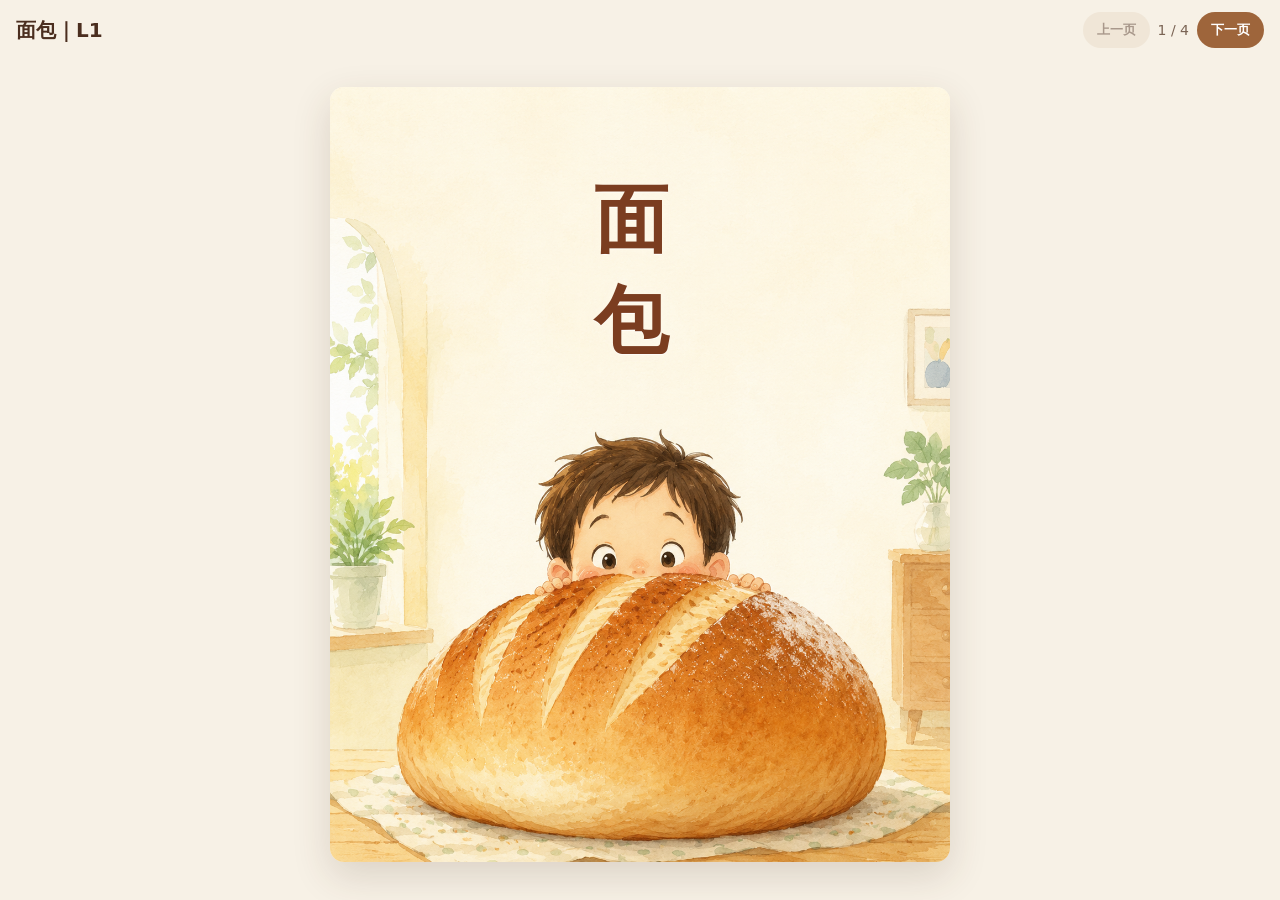
<file: books/mianbao-l1/mianbao-book-package-fixed/mianbao-l1/index.html>
<!doctype html>
<html lang="zh-CN">
<head>
<meta charset="UTF-8" />
<meta name="viewport" content="width=device-width, initial-scale=1" />
<title>面包｜中文分级绘本</title>
<style>
:root{--bg:#f7f1e6;--ink:#4b2e1f;--muted:#7a6454;--paper:#fff9ef;--accent:#9e653b}
*{box-sizing:border-box}
body{margin:0;background:var(--bg);color:var(--ink);font-family:system-ui,-apple-system,BlinkMacSystemFont,"Segoe UI","PingFang SC","Microsoft YaHei",sans-serif}
.app{min-height:100vh;display:grid;grid-template-rows:auto 1fr}
header{max-width:1280px;width:100%;margin:0 auto;padding:12px 16px;display:flex;align-items:center;justify-content:space-between;gap:12px}
header h1{margin:0;font-size:20px}
.toolbar{display:flex;align-items:center;gap:8px;flex-wrap:wrap}
button{border:0;border-radius:999px;padding:9px 14px;background:var(--accent);color:white;font-weight:700;cursor:pointer}
button.secondary{background:#e8dac6;color:var(--ink)}
button:disabled{opacity:.45;cursor:not-allowed}
.stage{width:100%;display:flex;justify-content:center;align-items:center;padding:12px 16px 24px}
.book-page{position:relative;container-type:inline-size;background:var(--paper);overflow:hidden;border-radius:14px;box-shadow:0 14px 38px rgba(74,48,28,.16)}
.book-page.cover,.book-page.literacy{width:min(92vw,620px);aspect-ratio:4/5}
.book-page.spread{width:min(96vw,1180px);aspect-ratio:8/5}
.page-bg{position:absolute;inset:0;width:100%;height:100%;object-fit:cover}
.text-block{position:absolute;width:var(--w);left:var(--x);top:var(--y);color:var(--ink);font-family:"Source Han Serif SC","Noto Serif SC","Songti SC","SimSun",serif;line-height:1.35;letter-spacing:.01em;text-shadow:0 1px 0 rgba(255,255,255,.82),0 0 10px rgba(255,248,236,.92);cursor:pointer;user-select:text;padding:.08em .18em;border-radius:10px}
.cover-title{font-family:"STKaiti","Kaiti SC","DFKai-SB","KaiTi","Source Han Serif SC","Noto Serif SC",serif!important;font-size:clamp(44px,12cqw,118px)!important;font-weight:700;letter-spacing:.24em;text-align:center;color:#7b3d20}
.story-text{font-size:clamp(16px,3.2cqw,40px)}
.size-large{font-size:clamp(48px,14cqw,150px);font-weight:800}
.size-medium{font-size:clamp(36px,10cqw,110px);font-weight:800}
.size-small{font-size:clamp(28px,7.2cqw,82px);font-weight:800}
.text-block:hover,.text-block.active{background:rgba(255,245,205,.42);outline:2px solid rgba(139,90,60,.18)}
.literacy-title{position:absolute;left:0;top:14%;width:100%;text-align:center;color:#6b3b24;font-family:"STKaiti","Kaiti SC","DFKai-SB","KaiTi","Source Han Serif SC","Noto Serif SC",serif;font-size:clamp(24px,6cqw,58px);font-weight:700;letter-spacing:.1em}
.target-char{text-align:center;font-family:"Source Han Serif SC","Noto Serif SC","Songti SC","SimSun",serif}
.target-char .pinyin{display:block;font-size:clamp(12px,3.2cqw,28px);color:var(--muted);margin-bottom:.22em;font-family:"Segoe UI","PingFang SC","Microsoft YaHei",sans-serif}
.target-char .hanzi{display:block;font-size:clamp(42px,12cqw,108px);line-height:1.05;font-weight:800}
.page-indicator{color:var(--muted);font-size:14px}
.loading,.error{padding:24px;color:var(--muted)}
@media (max-width:700px) and (orientation:portrait){header h1{font-size:16px}button{padding:8px 12px;font-size:13px}}
</style>
</head>
<body>
<div class="app">
<header><h1 id="bookTitle">面包｜L1</h1><div class="toolbar"><button id="prevBtn" class="secondary">上一页</button><span id="pageIndicator" class="page-indicator"></span><button id="nextBtn">下一页</button></div></header>
<main class="stage"><section id="bookPage" class="book-page"><div class="loading">正在加载绘本……</div></section></main>
</div>
<script>
let BOOK=null,currentIndex=0,currentAudio=null;
const bookTitle=document.getElementById("bookTitle"),pageEl=document.getElementById("bookPage"),indicator=document.getElementById("pageIndicator"),prevBtn=document.getElementById("prevBtn"),nextBtn=document.getElementById("nextBtn");
async function init(){
  try{const res=await fetch("data/pages.json");if(!res.ok)throw new Error("无法读取 data/pages.json");BOOK=await res.json();bookTitle.textContent=`${BOOK.title}｜${BOOK.level}`;renderPage();}
  catch(err){pageEl.className="book-page spread";pageEl.innerHTML=`<div class="error">绘本数据加载失败：${escapeHtml(err.message)}<br>请确认 data/pages.json 已上传，并通过网站地址访问。</div>`;}
}
prevBtn.onclick=()=>{if(currentIndex>0){currentIndex--;renderPage()}};
nextBtn.onclick=()=>{if(BOOK&&currentIndex<BOOK.pages.length-1){currentIndex++;renderPage()}};
document.addEventListener("keydown",e=>{if(e.key==="ArrowLeft")prevBtn.click();if(e.key==="ArrowRight")nextBtn.click()});
function renderPage(){
 const page=BOOK.pages[currentIndex];
 pageEl.className=`book-page ${page.type==="cover"?"cover":page.type==="spread"?"spread":"literacy"}`;
 indicator.textContent=`${currentIndex+1} / ${BOOK.pages.length}`;
 prevBtn.disabled=currentIndex===0;nextBtn.disabled=currentIndex===BOOK.pages.length-1;
 let html=`<img class="page-bg" src="${page.background}" alt="">`;
 if(page.type==="literacy")html+=`<div class="literacy-title">${page.title||"本集识字目标"}</div>`;
 html+=page.textBlocks.map(b=>renderBlock(b,page)).join("");
 pageEl.innerHTML=html;
 pageEl.querySelectorAll("[data-audio-text]").forEach(el=>el.onclick=()=>readText(el));
}
function renderBlock(b,page){
 const style=`--x:${b.x}%;--y:${b.y}%;--w:${b.w}%;`;
 if(page.type==="literacy")return `<div class="text-block target-char" style="${style}" data-audio="${b.audio||""}" data-audio-text="${b.char}"><span class="pinyin">${b.pinyin}</span><span class="hanzi">${b.char}</span></div>`;
 return `<div class="text-block ${b.className||""}" style="${style}" data-audio="${b.audio||""}" data-audio-text="${escapeHtml(b.text)}">${escapeHtml(b.text)}</div>`;
}
function readText(el){
 document.querySelectorAll(".text-block.active").forEach(x=>x.classList.remove("active"));el.classList.add("active");
 const src=el.dataset.audio,text=el.dataset.audioText;
 if(currentAudio){currentAudio.pause();currentAudio=null} if(window.speechSynthesis)speechSynthesis.cancel();
 if(src){currentAudio=new Audio(src);currentAudio.play();return}
 if(window.speechSynthesis&&text){const u=new SpeechSynthesisUtterance(text);u.lang="zh-CN";u.rate=.82;speechSynthesis.speak(u)}
}
function escapeHtml(v){return String(v).replace(/[&<>'"]/g,ch=>({"&":"&amp;","<":"&lt;",">":"&gt;","'":"&#39;",'"':"&quot;"}[ch]))}
init();
</script>
</body>
</html>
</file>
